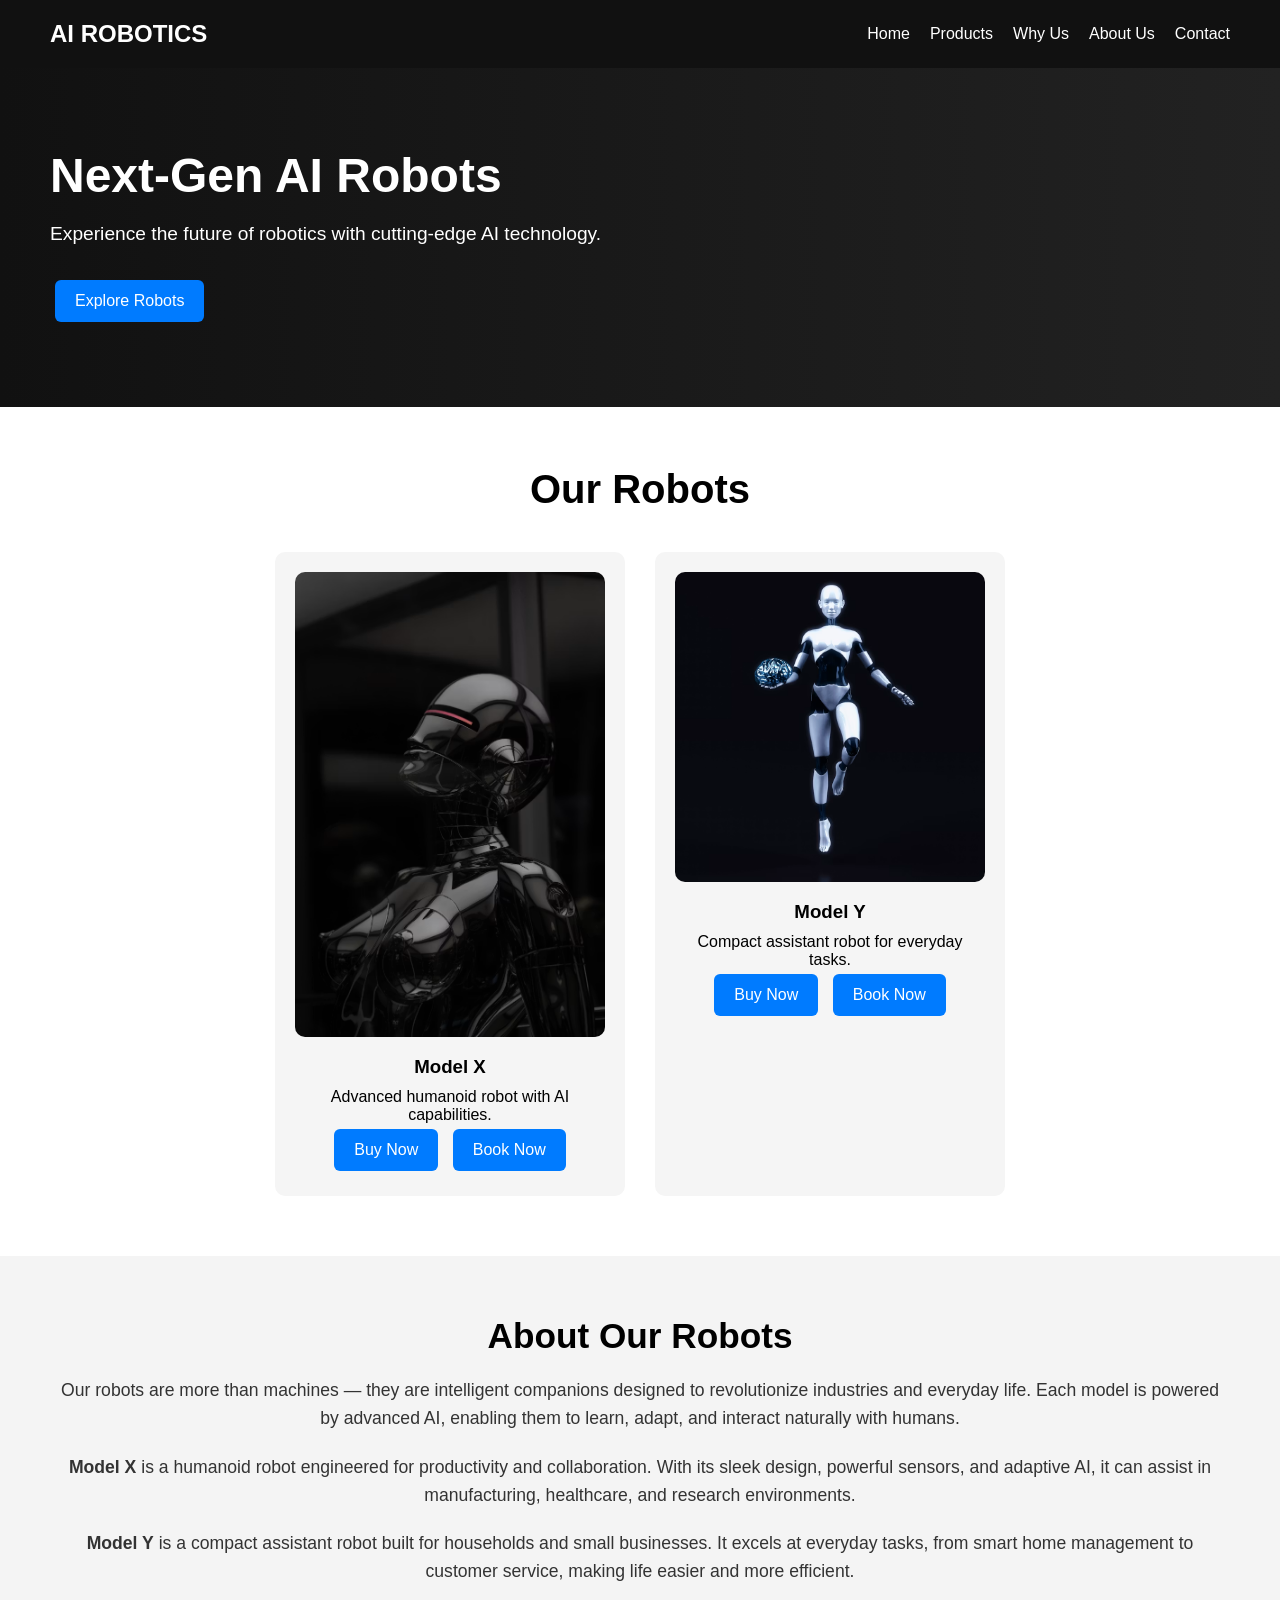
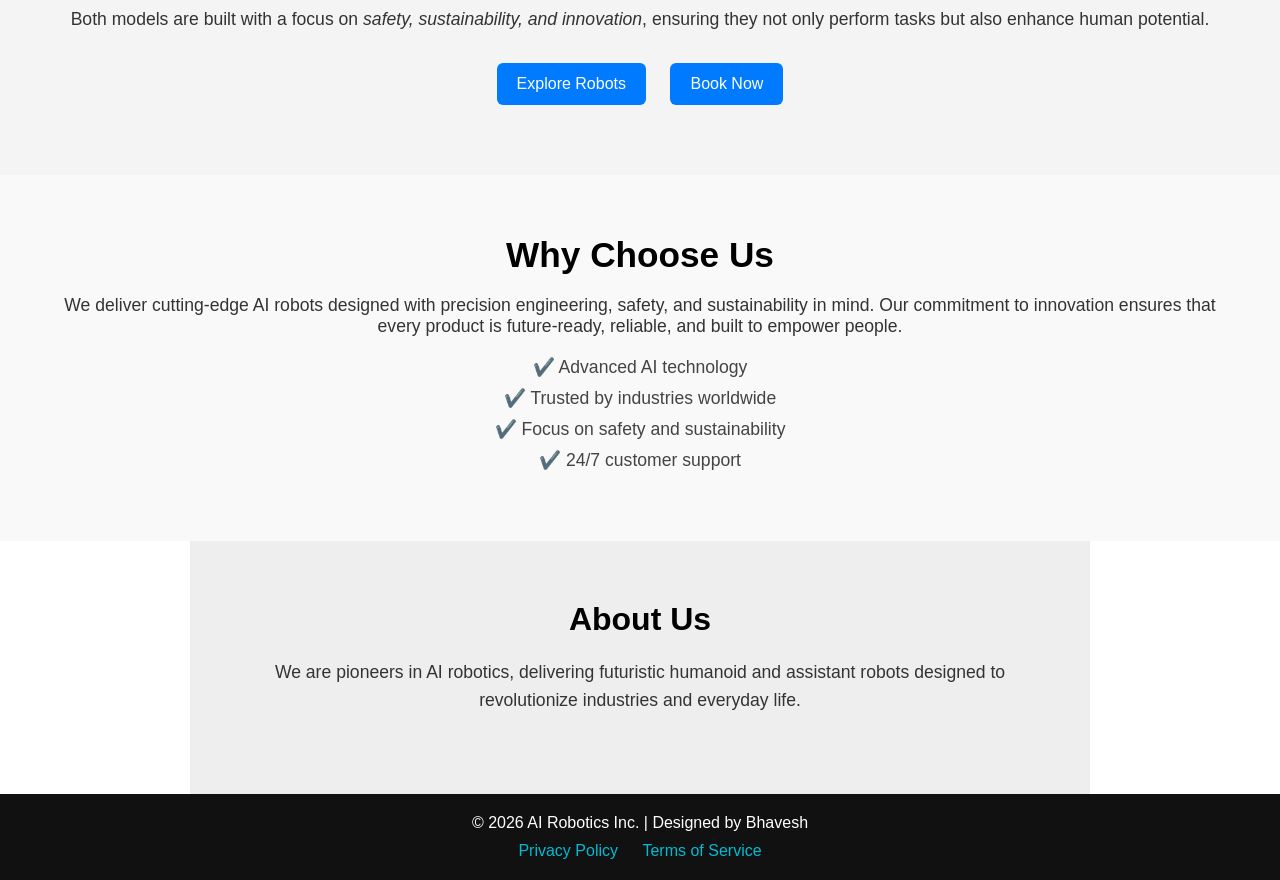
<file: index.html>
<!DOCTYPE html>
<html lang="en">
<head>
  <meta charset="UTF-8">
  <meta name="viewport" content="width=device-width, initial-scale=1.0">
  <title>AI Robot Store</title>
  <link rel="stylesheet" href="style.css">
</head>
<body>
  <!-- Header -->
  <header>
  <div class="logo">AI ROBOTICS</div>
  <nav>
    <ul>
      <li><a href="index.html#home">Home</a></li>
      <li><a href="index.html#products">Products</a></li>
      <li><a href="index.html#whyus">Why Us</a></li>
      <li><a href="about.html">About Us</a></li>
      <li><a href="contact.html">Contact</a></li> <!-- UPDATED -->
    </ul>
  </nav>
</header>




  <!-- Hero Section -->
  <section id="home" class="hero">
    <div class="hero-text">
      <h1>Next‑Gen AI Robots</h1>
      <p>Experience the future of robotics with cutting‑edge AI technology.</p>
      <a href="#products" class="btn">Explore Robots</a>
    </div>
  </section>

  <!-- Products Section -->
  
  
<section id="products" class="products">
  <h2>Our Robots</h2>
  <div class="product-container">
    <div class="product-card">
      <img src="robot.avif" alt="Robot Model X">
      <h3>Model X</h3>
      <p>Advanced humanoid robot with AI capabilities.</p>
      <a href="#" class="btn">Buy Now</a>
      <a href="#contact" class="btn book-btn">Book Now</a> <!-- NEW -->
    </div>
    <div class="product-card">
      <img src="robot2.avif" alt="Robot Model Y">
      <h3>Model Y</h3>
      <p>Compact assistant robot for everyday tasks.</p>
      <a href="#" class="btn">Buy Now</a>
      <a href="#contact" class="btn book-btn">Book Now</a> <!-- NEW -->
    </div>
  </div>
</section>

<!-- About Robot Section -->
<section id="about-robot" class="about-robot">
  <h2>About Our Robots</h2>
  <p>
    Our robots are more than machines — they are intelligent companions designed to 
    revolutionize industries and everyday life. Each model is powered by advanced AI, 
    enabling them to learn, adapt, and interact naturally with humans.
  </p>
  <p>
    <strong>Model X</strong> is a humanoid robot engineered for productivity and collaboration. 
    With its sleek design, powerful sensors, and adaptive AI, it can assist in manufacturing, 
    healthcare, and research environments.
  </p>
  <p>
    <strong>Model Y</strong> is a compact assistant robot built for households and small businesses. 
    It excels at everyday tasks, from smart home management to customer service, making life easier 
    and more efficient.
  </p>
  <p>
    Both models are built with a focus on <em>safety, sustainability, and innovation</em>, ensuring 
    they not only perform tasks but also enhance human potential.
  </p>
  <a href="#products" class="btn">Explore Robots</a>
  <a href="#contact" class="btn book-btn">Book Now</a>
</section>



  <!-- Why Us Section -->
  <section id="whyus" class="whyus">
    <h2>Why Choose Us</h2>
    <p>We deliver cutting‑edge AI robots designed with precision engineering, safety, and sustainability in mind. 
       Our commitment to innovation ensures that every product is future‑ready, reliable, and built to empower people.</p>
    <ul>
      <li>✔️ Advanced AI technology</li>
      <li>✔️ Trusted by industries worldwide</li>
      <li>✔️ Focus on safety and sustainability</li>
      <li>✔️ 24/7 customer support</li>
    </ul>
  </section>

  <!-- About Section -->
  <section id="about" class="about">
    <h2>About Us</h2>
    <p>We are pioneers in AI robotics, delivering futuristic humanoid and assistant robots designed to revolutionize industries and everyday life.</p>
  </section>

 


  <!-- Footer -->
  <footer>
    <p>&copy; 2026 AI Robotics Inc. | Designed by Bhavesh</p>
    <div class="footer-links">
      <a href="#privacy">Privacy Policy</a>
      <a href="#terms">Terms of Service</a>
    </div>
  </footer>
</body>
</html>
</file>
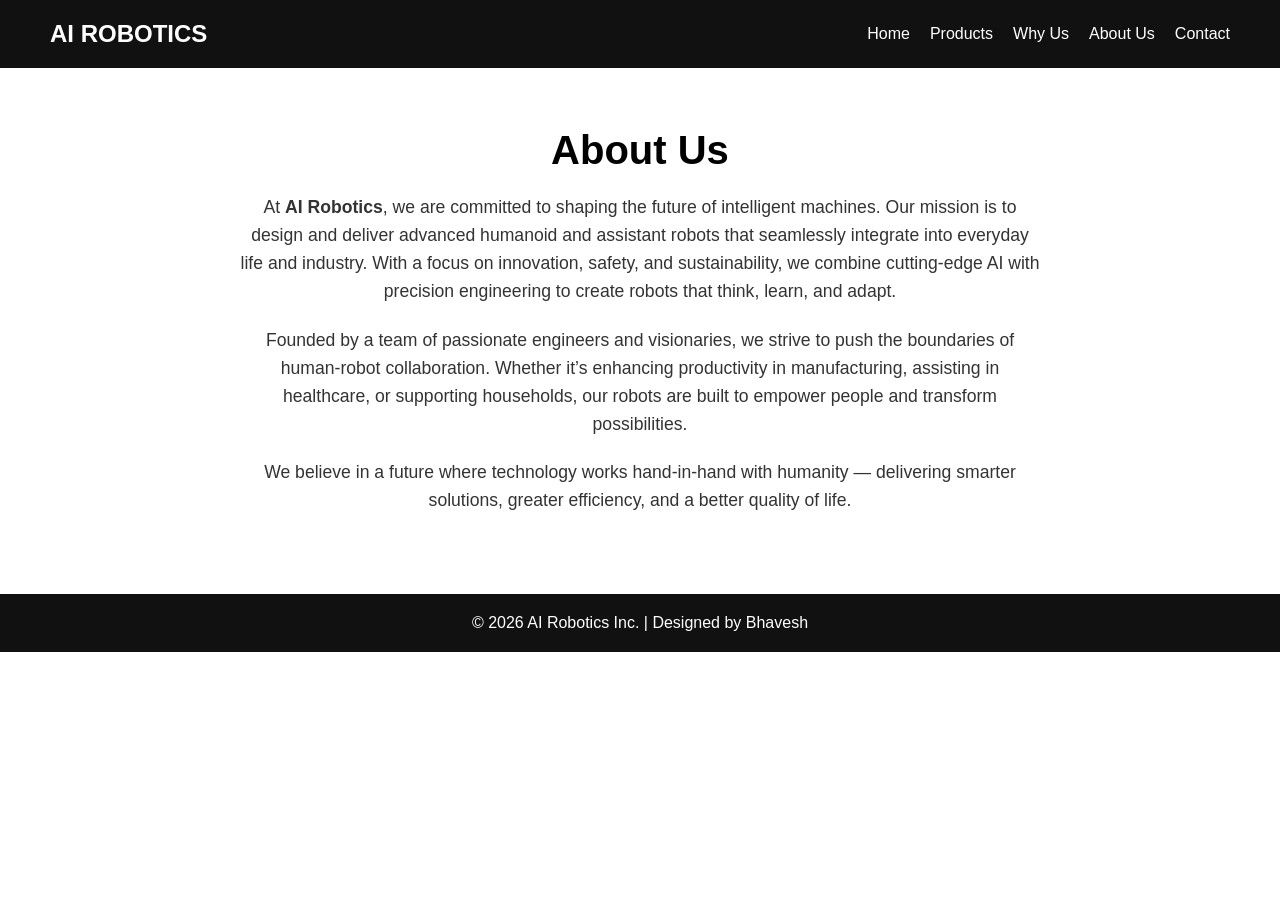
<file: about.html>
<!DOCTYPE html>
<html lang="en">
<head>
  <meta charset="UTF-8">
  <meta name="viewport" content="width=device-width, initial-scale=1.0">
  <title>About Us - AI Robotics</title>
  <link rel="stylesheet" href="style.css">
</head>
<body>
  <!-- Header -->
  <header>
    <div class="logo">AI ROBOTICS</div>
    <nav>
      <ul>
        <li><a href="index.html#home">Home</a></li>
        <li><a href="index.html#products">Products</a></li>
        <li><a href="index.html#whyus">Why Us</a></li>
        <li><a href="about.html">About Us</a></li>
        <li><a href="index.html#contact">Contact</a></li>
      </ul>
    </nav>
  </header>

  <!-- About Us Content -->
  <section class="about-page">
    <h1>About Us</h1>
    <p>
      At <strong>AI Robotics</strong>, we are committed to shaping the future of intelligent machines. 
      Our mission is to design and deliver advanced humanoid and assistant robots that seamlessly integrate 
      into everyday life and industry. With a focus on innovation, safety, and sustainability, we combine 
      cutting‑edge AI with precision engineering to create robots that think, learn, and adapt.
    </p>
    <p>
      Founded by a team of passionate engineers and visionaries, we strive to push the boundaries of 
      human‑robot collaboration. Whether it’s enhancing productivity in manufacturing, assisting in healthcare, 
      or supporting households, our robots are built to empower people and transform possibilities.
    </p>
    <p>
      We believe in a future where technology works hand‑in‑hand with humanity — delivering smarter solutions, 
      greater efficiency, and a better quality of life.
    </p>
  </section>

  <!-- Footer -->
  <footer>
    <p>&copy; 2026 AI Robotics Inc. | Designed by Bhavesh</p>
  </footer>
</body>
</html>
</file>
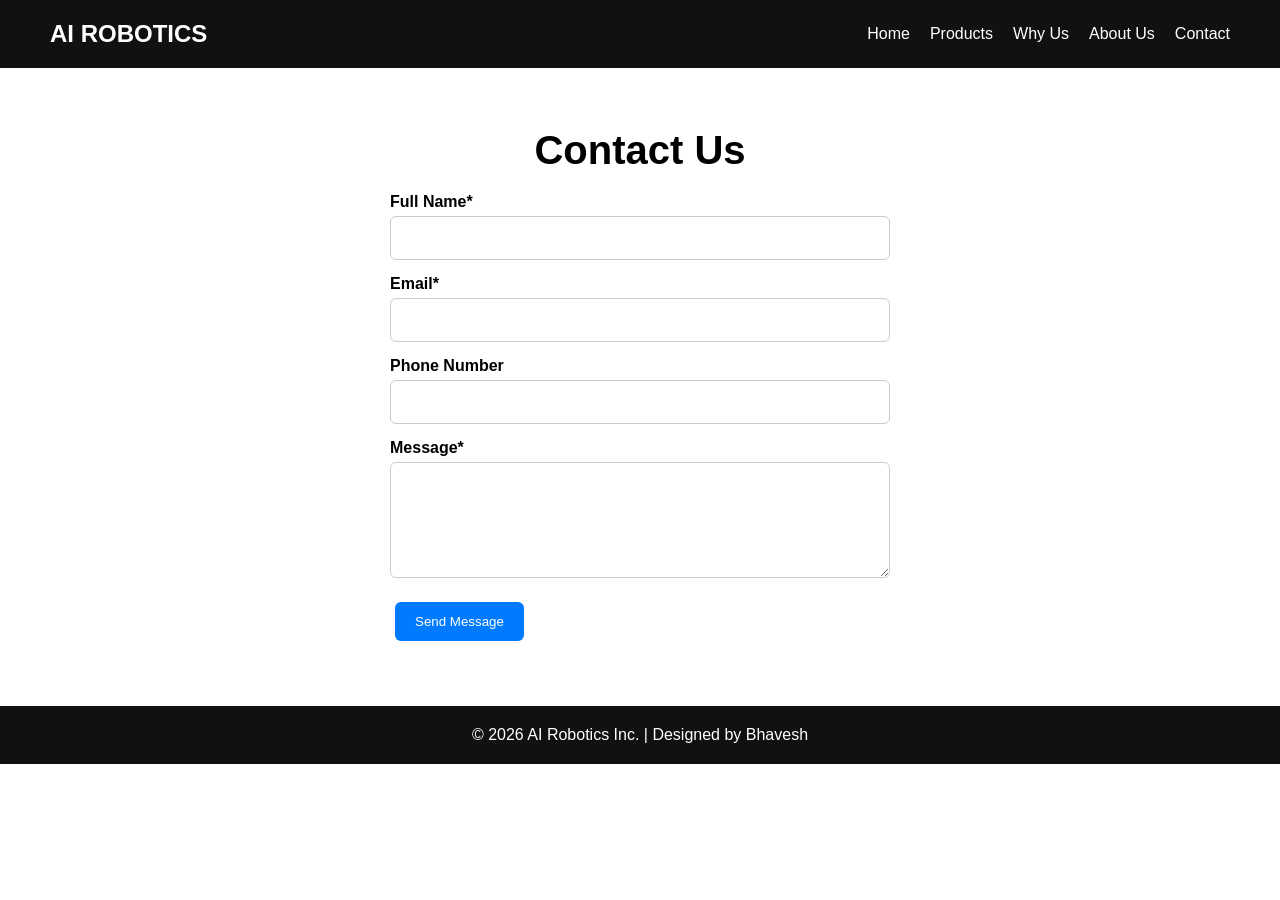
<file: contact.html>
<!DOCTYPE html>
<html lang="en">
<head>
  <meta charset="UTF-8">
  <meta name="viewport" content="width=device-width, initial-scale=1.0">
  <title>Contact Us - AI Robotics</title>
  <link rel="stylesheet" href="style.css">
</head>
<body>
  <!-- Header -->
  <header>
    <div class="logo">AI ROBOTICS</div>
    <nav>
      <ul>
        <li><a href="index.html#home">Home</a></li>
        <li><a href="index.html#products">Products</a></li>
        <li><a href="index.html#whyus">Why Us</a></li>
        <li><a href="about.html">About Us</a></li>
        <li><a href="contact.html">Contact</a></li>
      </ul>
    </nav>
  </header>

  <!-- Contact Us Form -->
  <section class="contact-page">
    <h1>Contact Us</h1>
    <form action="sendmail.php" method="POST" class="contact-form">
      <div class="form-group">
        <label for="name">Full Name*</label>
        <input type="text" id="name" name="name" required>
      </div>

      <div class="form-group">
        <label for="email">Email*</label>
        <input type="email" id="email" name="email" required>
      </div>

      <div class="form-group">
        <label for="phone">Phone Number</label>
        <input type="tel" id="phone" name="phone">
      </div>

      <div class="form-group">
        <label for="message">Message*</label>
        <textarea id="message" name="message" rows="5" required></textarea>
      </div>

      <button type="submit" class="btn">Send Message</button>
    </form>
  </section>

  <!-- Footer -->
  <footer>
    <p>&copy; 2026 AI Robotics Inc. | Designed by Bhavesh</p>
  </footer>
</body>
</html>
</file>
<file: style.css>
/* Reset */
* {
  margin: 0;
  padding: 0;
  box-sizing: border-box;
  font-family: 'Segoe UI', sans-serif;
}

/* Header */
header {
  display: flex;
  justify-content: space-between;
  align-items: center;
  padding: 20px 50px;
  background: #111;
  color: #fff;
  position: sticky;
  top: 0;
}
header .logo {
  font-size: 1.5em;
  font-weight: bold;
}
header nav ul {
  list-style: none;
  display: flex;
  gap: 20px;
}
header nav ul li a {
  color: #fff;
  text-decoration: none;
  transition: color 0.3s;
}
header nav ul li a:hover {
  color: #00bcd4;
}

/* Hero */
.hero {
  display: flex;
  align-items: center;
  justify-content: space-between;
  padding: 80px 50px;
  background: linear-gradient(to right, #111, #222);
  color: #fff;
}
.hero-text h1 {
  font-size: 3em;
  margin-bottom: 20px;
}
.hero-text p {
  font-size: 1.2em;
  margin-bottom: 30px;
}
.btn {
  background: #00bcd4;
  color: #fff;
  padding: 12px 25px;
  text-decoration: none;
  border-radius: 5px;
  transition: background 0.3s;
}
.btn:hover {
  background: #0097a7;
}
.hero-img img {
  max-width: 400px;
  border-radius: 10px;
}

/* Products */
.products {
  padding: 60px 50px;
  text-align: center;
}
.products h2 {
  font-size: 2.5em;
  margin-bottom: 40px;
}
.product-container {
  display: flex;
  justify-content: center;
  gap: 30px;
  flex-wrap: wrap;
}
.product-card {
  width: 250px;
  padding: 20px;
  background: #f5f5f5;
  border-radius: 10px;
  transition: transform 0.3s;
}
.product-card:hover {
  transform: translateY(-10px);
}
.product-card img {
  width: 100%;
  border-radius: 10px;
  margin-bottom: 15px;
}
.product-card h3 {
  margin-bottom: 10px;
}

/* About */
.about {
  padding: 60px 50px;
  background: #eee;
  text-align: center;
}
.about h2 {
  font-size: 2em;
  margin-bottom: 20px;
}

/* Contact */
.contact {
  padding: 60px 50px;
  text-align: center;
}
.contact h2 {
  font-size: 2em;
  margin-bottom: 20px;
}

/* Footer */
footer {
  background: #111;
  color: #fff;
  text-align: center;
  padding: 20px;
}
.footer-links {
  margin-top: 10px;
}
.footer-links a {
  color: #00bcd4;
  margin: 0 10px;
  text-decoration: none;
}
.footer-links a:hover {
  text-decoration: underline;
}
.hero-img {
  display: flex;
  gap: 20px;
}
.hero-img img {
  max-width: 300px;
  border-radius: 10px;
}
.hero-img {
  display: flex;
  gap: 20px;
}
.hero-img img {
  max-width: 300px;
  border-radius: 10px;
}
.product-container {
  display: flex;
  justify-content: center;
  gap: 30px;
  flex-wrap: wrap;
}
.product-card img {
  width: 100%;
  border-radius: 10px;
  margin-bottom: 15px;
}
/* Products Section */
.products {
  padding: 60px 50px;
  text-align: center;
}

.products h2 {
  font-size: 2.5em;
  margin-bottom: 40px;
}

.product-container {
  display: flex;
  justify-content: center;   /* center horizontally */
  align-items: stretch;      /* make cards equal height */
  gap: 30px;                 /* spacing between cards */
  flex-wrap: wrap;           /* wrap on smaller screens */
}

.product-card {
  flex: 1 1 300px;           /* flexible width, min 300px */
  max-width: 350px;          /* prevent too wide */
  background: #f5f5f5;
  border-radius: 10px;
  padding: 20px;
  transition: transform 0.3s;
  text-align: center;
}

.product-card:hover {
  transform: translateY(-10px);
}

.product-card img {
  width: 100%;
  height: auto;
  border-radius: 10px;
  margin-bottom: 15px;
}

.product-card h3 {
  margin-bottom: 10px;
}
.about {
  padding: 60px 50px;
  background: #eee;
  text-align: center;
  max-width: 900px;
  margin: 0 auto;
}
.about h2 {
  font-size: 2em;
  margin-bottom: 20px;
}
.about p {
  font-size: 1.1em;
  line-height: 1.6;
  margin-bottom: 20px;
  color: #333;
}
.whyus {
  padding: 60px 50px;
  background: #f9f9f9;
  text-align: center;
}
.whyus h2 {
  font-size: 2.2em;
  margin-bottom: 20px;
}
.whyus p {
  font-size: 1.1em;
  margin-bottom: 20px;
  color: #333;
}
.whyus ul {
  list-style: none;
  padding: 0;
}
.whyus li {
  font-size: 1.1em;
  margin: 10px 0;
  color: #444;
}
.btn {
  display: inline-block;
  padding: 10px 20px;
  margin: 5px;
  background: #007bff;
  color: #fff;
  text-decoration: none;
  border-radius: 5px;
  transition: background 0.3s;
}

.btn:hover {
  background: #0056b3;
}

.book-btn {
  background: #28a745; /* green for Book Now */
}

.book-btn:hover {
  background: #1e7e34;
}
.about-page {
  padding: 60px 50px;
  max-width: 900px;
  margin: 0 auto;
  text-align: center;
}
.about-page h1 {
  font-size: 2.5em;
  margin-bottom: 20px;
}
.about-page p {
  font-size: 1.1em;
  line-height: 1.6;
  margin-bottom: 20px;
  color: #333;
}
.about-robot {
  padding: 60px 50px;
  background: #f4f4f4;
  text-align: center;
}
.about-robot h2 {
  font-size: 2.2em;
  margin-bottom: 20px;
}
.about-robot p {
  font-size: 1.1em;
  line-height: 1.6;
  margin-bottom: 20px;
  color: #333;
}
.about-robot .btn {
  margin: 10px;
}
.book-btn {
  background: #28a745; /* green for Book Now */
}
.book-btn:hover {
  background: #1e7e34;
}
.about-robot {
  padding: 60px 50px;
  background: #f4f4f4;
  text-align: center;
}
.about-robot h2 {
  font-size: 2.2em;
  margin-bottom: 20px;
}
.about-robot p {
  font-size: 1.1em;
  line-height: 1.6;
  margin-bottom: 20px;
  color: #333;
}
.about-robot .btn {
  margin: 10px;
}
.book-btn {
  background: #28a745; /* green for Book Now */
}
.book-btn:hover {
  background: #1e7e34;
}
.contact {
  padding: 60px 50px;
  background: #f9f9f9;
  text-align: center;
}

.contact h2 {
  font-size: 2.2em;
  margin-bottom: 20px;
}

.contact-form {
  max-width: 600px;
  margin: 0 auto;
  text-align: left;
}

.form-group {
  margin-bottom: 15px;
}

.form-group label {
  display: block;
  font-weight: 600;
  margin-bottom: 5px;
}

.form-group input,
.form-group textarea {
  width: 100%;
  padding: 12px;
  border: 1px solid #ccc;
  border-radius: 6px;
  font-size: 1em;
}

.btn {
  display: inline-block;
  padding: 12px 20px;
  background: #007bff;
  color: #fff;
  border: none;
  border-radius: 6px;
  cursor: pointer;
  transition: background 0.3s;
}

.btn:hover {
  background: #0056b3;
}
.contact-page {
  padding: 60px 50px;
  max-width: 600px;
  margin: 0 auto;
}

.contact-page h1 {
  text-align: center;
  font-size: 2.5em;
  margin-bottom: 20px;
}

.contact-form {
  text-align: left;
}

.form-group {
  margin-bottom: 15px;
}

.form-group label {
  display: block;
  font-weight: 600;
  margin-bottom: 5px;
}

.form-group input,
.form-group textarea {
  width: 100%;
  padding: 12px;
  border: 1px solid #ccc;
  border-radius: 6px;
  font-size: 1em;
}

.btn {
  display: inline-block;
  padding: 12px 20px;
  background: #007bff;
  color: #fff;
  border: none;
  border-radius: 6px;
  cursor: pointer;
  transition: background 0.3s;
}

.btn:hover {
  background: #fbfcfc;
}
</file>
